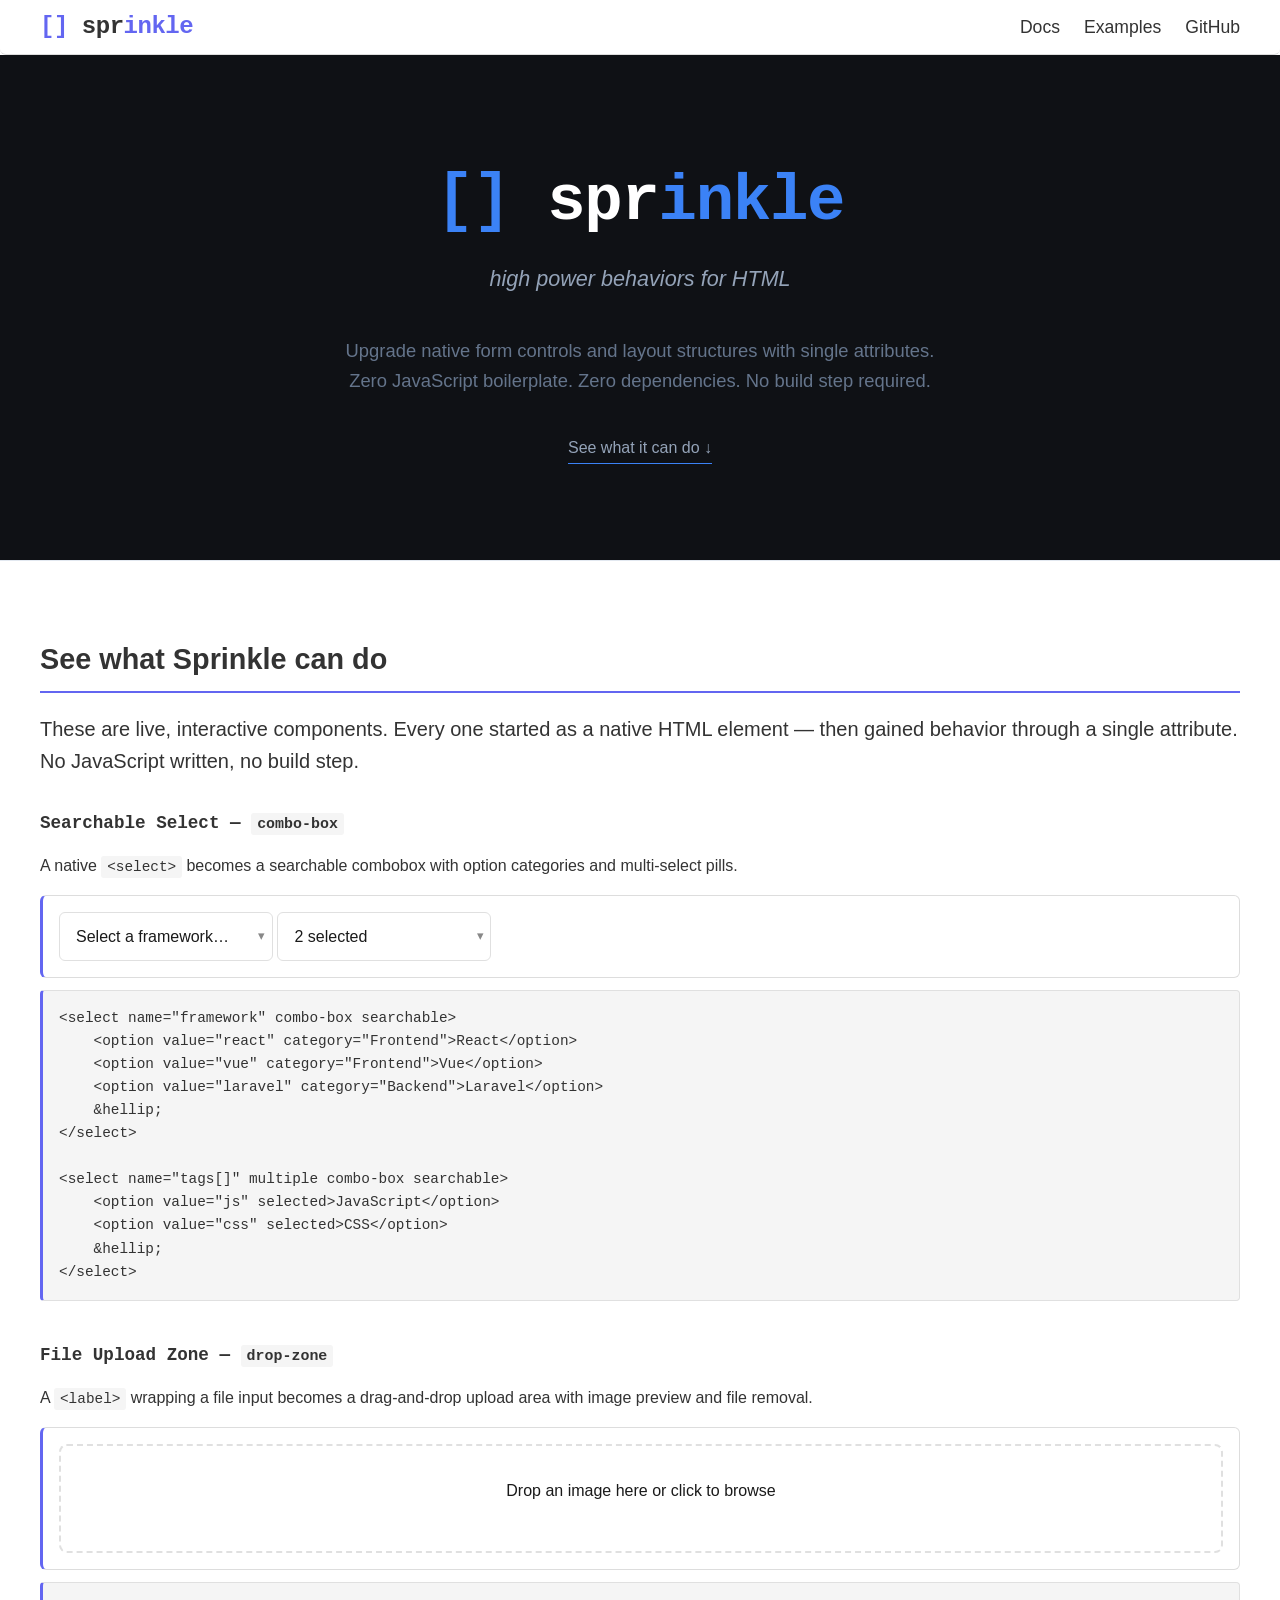
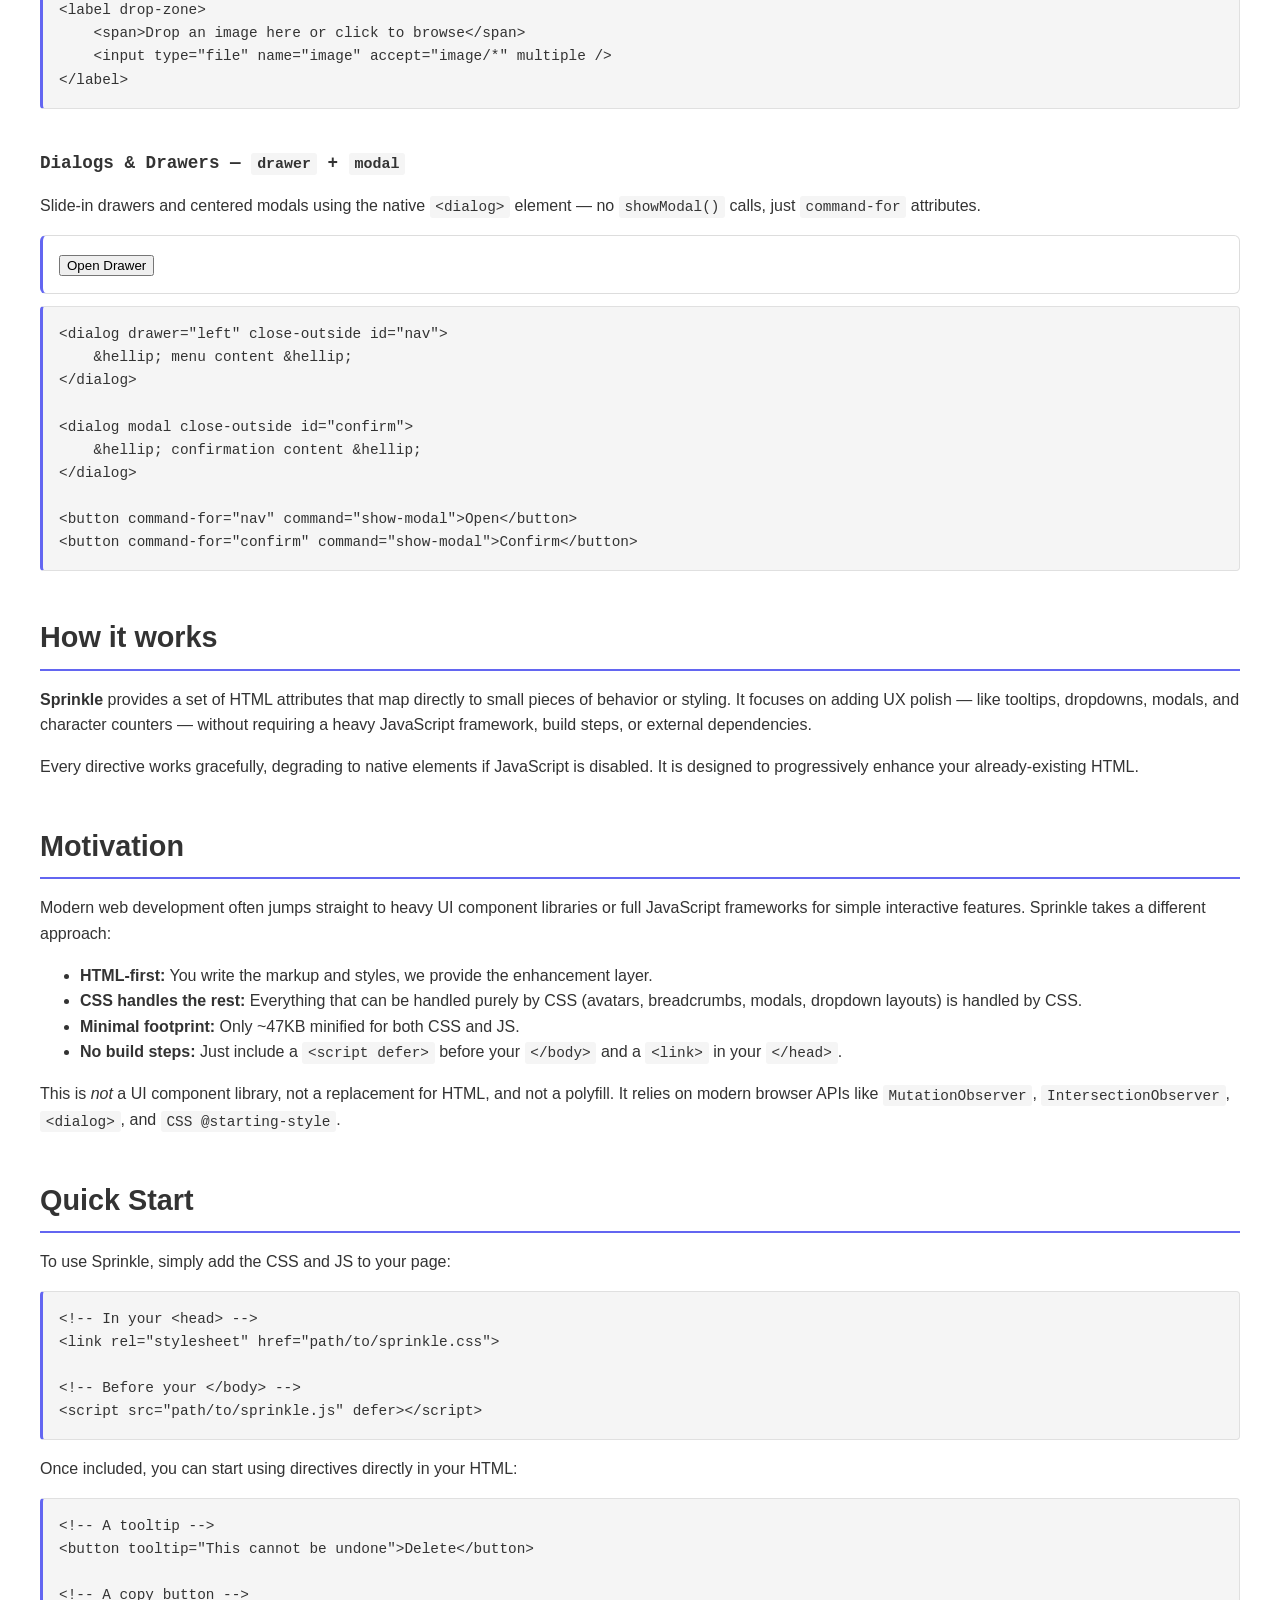
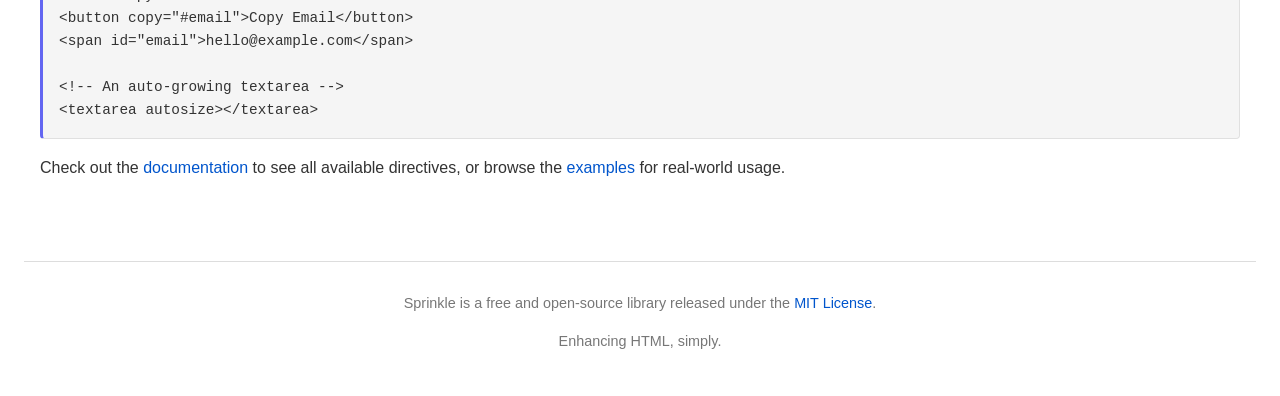
<file: index.html>
<!doctype html>
<html lang="en">
    <head>
        <meta charset="UTF-8" />
        <meta name="viewport" content="width=device-width, initial-scale=1.0" />
        <title>Sprinkle - high power behaviors for HTML</title>
        <link rel="stylesheet" href="style.css" />
        <link rel="stylesheet" href="sprinkle.min.css" />
        <meta name="sprinkle-svg-path" content="./icons/" />
        <style>
            .demo-card {
                margin-bottom: 2.5rem;
            }

            .demo-card h3 {
                font-size: 1.1rem;
                margin: 0 0 0.5rem;
            }

            .demo-card h3 code {
                font-size: 0.85em;
            }

            .demo-card > p {
                color: var(--text-color);
                margin-bottom: 1rem;
            }

            .doc-demo {
                padding: 1rem;
                border: 1px solid var(--border-color);
                border-left: 3px solid var(--accent);
                border-radius: 6px;
                margin-bottom: 0.75rem;
                background: var(--bg-color);
            }

            .doc-demo select,
            .doc-demo button {
                vertical-align: middle;
            }

            .doc-code pre {
                margin: 0;
            }

            .demos-sub {
                margin-bottom: 2rem;
            }
        </style>
    </head>
    <body>
        <header class="top-nav" sticky>
            <nav>
                <a href="index.html" class="brand"
                    ><span class="bracket">[</span
                    ><span class="bracket">]</span> spr<span class="accent"
                        >inkle</span
                    ></a
                >
                <a href="docs.html">Docs</a>
                <a href="examples/dashboard.html">Examples</a>
                <a href="https://github.com/forge-kernel/sprinkle">GitHub</a>
            </nav>
        </header>

        <div class="hero-banner">
            <h1 class="brand-logo">
                <span class="bracket">[</span
                ><span class="bracket">]</span> spr<span class="accent"
                    >inkle</span
                >
            </h1>
            <p class="tagline">high power behaviors for HTML</p>

            <p class="manifesto">
                Upgrade native form controls and layout structures with single
                attributes.<br />
                Zero JavaScript boilerplate. Zero dependencies. No build step
                required.
            </p>

            <a href="#demos" class="cta-link">See what it can do ↓</a>
        </div>

        <main>
            <section id="demos">
                <h2>See what Sprinkle can do</h2>
                <p class="lead demos-sub">
                    These are live, interactive components. Every one started as
                    a native HTML element &mdash; then gained behavior through a
                    single attribute. No JavaScript written, no build step.
                </p>

                <!-- Demo 1: combo-box -->
                <div class="demo-card">
                    <h3>Searchable Select &mdash; <code>combo-box</code></h3>
                    <p>
                        A native <code>&lt;select&gt;</code> becomes a
                        searchable combobox with option categories and
                        multi-select pills.
                    </p>
                    <div class="doc-demo">
                        <select name="framework" combo-box searchable>
                            <option value="">Select a framework…</option>
                            <option value="react" category="Frontend">
                                React
                            </option>
                            <option value="vue" category="Frontend">Vue</option>
                            <option value="angular" category="Frontend">
                                Angular
                            </option>
                            <option value="laravel" category="Backend">
                                Laravel
                            </option>
                            <option value="django" category="Backend">
                                Django
                            </option>
                            <option value="rails" category="Backend">
                                Ruby on Rails
                            </option>
                            <option value="postgres" category="Database">
                                PostgreSQL
                            </option>
                            <option value="mysql" category="Database">
                                MySQL
                            </option>
                            <option value="mongo" category="Database">
                                MongoDB
                            </option>
                        </select>

                        <select name="tags[]" multiple combo-box searchable>
                            <option value="" disabled>
                                Select technologies…
                            </option>
                            <option value="php">PHP</option>
                            <option value="js" selected>JavaScript</option>
                            <option value="css" selected>CSS</option>
                            <option value="html">HTML</option>
                            <option value="python">Python</option>
                        </select>
                    </div>
                    <div class="doc-code">
                        <pre><code>&lt;select name="framework" combo-box searchable&gt;
    &lt;option value="react" category="Frontend"&gt;React&lt;/option&gt;
    &lt;option value="vue" category="Frontend"&gt;Vue&lt;/option&gt;
    &lt;option value="laravel" category="Backend"&gt;Laravel&lt;/option&gt;
    &amp;hellip;
&lt;/select&gt;

&lt;select name="tags[]" multiple combo-box searchable&gt;
    &lt;option value="js" selected&gt;JavaScript&lt;/option&gt;
    &lt;option value="css" selected&gt;CSS&lt;/option&gt;
    &amp;hellip;
&lt;/select&gt;</code></pre>
                    </div>
                </div>

                <!-- Demo 2: drop-zone -->
                <div class="demo-card">
                    <h3>File Upload Zone &mdash; <code>drop-zone</code></h3>
                    <p>
                        A <code>&lt;label&gt;</code> wrapping a file input
                        becomes a drag-and-drop upload area with image preview
                        and file removal.
                    </p>
                    <div class="doc-demo">
                        <label drop-zone>
                            <span>Drop an image here or click to browse</span>
                            <input
                                type="file"
                                name="image"
                                accept="image/*"
                                multiple
                            />
                        </label>
                    </div>
                    <div class="doc-code">
                        <pre><code>&lt;label drop-zone&gt;
    &lt;span&gt;Drop an image here or click to browse&lt;/span&gt;
    &lt;input type="file" name="image" accept="image/*" multiple /&gt;
&lt;/label&gt;</code></pre>
                    </div>
                </div>

                <!-- Demo 3: drawer + modal -->
                <div class="demo-card">
                    <h3>
                        Dialogs &amp; Drawers &mdash; <code>drawer</code> +
                        <code>modal</code>
                    </h3>
                    <p>
                        Slide-in drawers and centered modals using the native
                        <code>&lt;dialog&gt;</code> element &mdash; no
                        <code>showModal()</code> calls, just
                        <code>command-for</code> attributes.
                    </p>
                    <div class="doc-demo">
                        <button command-for="demo-drawer" command="show-modal">
                            Open Drawer
                        </button>

                        <dialog drawer="left" close-outside id="demo-drawer">
                            <div class="sprinkle-modal-header">
                                Menu
                                <button
                                    class="sprinkle-modal-close"
                                    command-for="demo-drawer"
                                    command="close"
                                >
                                    &times;
                                </button>
                            </div>
                            <div class="sprinkle-modal-body">
                                <ul nav>
                                    <li><a href="#">Dashboard</a></li>
                                    <li><a href="#">Projects</a></li>
                                    <li><a href="#">Settings</a></li>
                                </ul>
                                <hr />
                                <button
                                    command-for="demo-modal"
                                    command="show-modal"
                                >
                                    Show Confirmation
                                </button>
                            </div>
                        </dialog>

                        <dialog modal close-outside id="demo-modal">
                            <div class="sprinkle-modal-header">
                                Confirm
                                <button
                                    class="sprinkle-modal-close"
                                    command-for="demo-modal"
                                    command="close"
                                >
                                    &times;
                                </button>
                            </div>
                            <div class="sprinkle-modal-body">
                                Are you sure you want to proceed?
                            </div>
                            <div class="sprinkle-modal-footer">
                                <button
                                    command-for="demo-modal"
                                    command="close"
                                >
                                    Cancel
                                </button>
                                <button>Confirm</button>
                            </div>
                        </dialog>
                    </div>
                    <div class="doc-code">
                        <pre><code>&lt;dialog drawer="left" close-outside id="nav"&gt;
    &amp;hellip; menu content &amp;hellip;
&lt;/dialog&gt;

&lt;dialog modal close-outside id="confirm"&gt;
    &amp;hellip; confirmation content &amp;hellip;
&lt;/dialog&gt;

&lt;button command-for="nav" command="show-modal"&gt;Open&lt;/button&gt;
&lt;button command-for="confirm" command="show-modal"&gt;Confirm&lt;/button&gt;</code></pre>
                    </div>
                </div>
            </section>

            <section id="introduction">
                <h2>How it works</h2>
                <p>
                    <strong>Sprinkle</strong> provides a set of HTML attributes
                    that map directly to small pieces of behavior or styling. It
                    focuses on adding UX polish &mdash; like tooltips,
                    dropdowns, modals, and character counters &mdash; without
                    requiring a heavy JavaScript framework, build steps, or
                    external dependencies.
                </p>
                <p>
                    Every directive works gracefully, degrading to native
                    elements if JavaScript is disabled. It is designed to
                    progressively enhance your already-existing HTML.
                </p>
            </section>

            <section id="motivation">
                <h2>Motivation</h2>
                <p>
                    Modern web development often jumps straight to heavy UI
                    component libraries or full JavaScript frameworks for simple
                    interactive features. Sprinkle takes a different approach:
                </p>
                <ul>
                    <li>
                        <strong>HTML-first:</strong> You write the markup and
                        styles, we provide the enhancement layer.
                    </li>
                    <li>
                        <strong>CSS handles the rest:</strong> Everything that
                        can be handled purely by CSS (avatars, breadcrumbs,
                        modals, dropdown layouts) is handled by CSS.
                    </li>
                    <li>
                        <strong>Minimal footprint:</strong> Only ~47KB minified
                        for both CSS and JS.
                    </li>
                    <li>
                        <strong>No build steps:</strong> Just include a
                        <code>&lt;script defer&gt;</code> before your
                        <code>&lt;/body&gt;</code> and a
                        <code>&lt;link&gt;</code> in your
                        <code>&lt;/head&gt;</code>.
                    </li>
                </ul>
                <p>
                    This is <em>not</em> a UI component library, not a
                    replacement for HTML, and not a polyfill. It relies on
                    modern browser APIs like <code>MutationObserver</code>,
                    <code>IntersectionObserver</code>,
                    <code>&lt;dialog&gt;</code>, and
                    <code>CSS @starting-style</code>.
                </p>
            </section>

            <section id="quick-start">
                <h2>Quick Start</h2>
                <p>To use Sprinkle, simply add the CSS and JS to your page:</p>

                <pre><code><span class="comment">&lt;!-- In your &lt;head&gt; --&gt;</span>
<span class="tag">&lt;link</span> <span class="attr-name">rel=</span><span class="attr-value">"stylesheet"</span> <span class="attr-name">href=</span><span class="attr-value">"path/to/sprinkle.css"</span><span class="tag">&gt;</span>

<span class="comment">&lt;!-- Before your &lt;/body&gt; --&gt;</span>
<span class="tag">&lt;script</span> <span class="attr-name">src=</span><span class="attr-value">"path/to/sprinkle.js"</span> <span class="attr-name">defer</span><span class="tag">&gt;&lt;/script&gt;</span></code></pre>

                <p>
                    Once included, you can start using directives directly in
                    your HTML:
                </p>

                <pre><code><span class="comment">&lt;!-- A tooltip --&gt;</span>
<span class="tag">&lt;button</span> <span class="attr-name">tooltip=</span><span class="attr-value">"This cannot be undone"</span><span class="tag">&gt;</span>Delete<span class="tag">&lt;/button&gt;</span>

<span class="comment">&lt;!-- A copy button --&gt;</span>
<span class="tag">&lt;button</span> <span class="attr-name">copy=</span><span class="attr-value">"#email"</span><span class="tag">&gt;</span>Copy Email<span class="tag">&lt;/button&gt;</span>
<span class="tag">&lt;span</span> <span class="attr-name">id=</span><span class="attr-value">"email"</span><span class="tag">&gt;</span>hello@example.com<span class="tag">&lt;/span&gt;</span>

<span class="comment">&lt;!-- An auto-growing textarea --&gt;</span>
<span class="tag">&lt;textarea</span> <span class="attr-name">autosize</span><span class="tag">&gt;&lt;/textarea&gt;</span></code></pre>

                <p>
                    Check out the <a href="docs.html">documentation</a> to see
                    all available directives, or browse the
                    <a href="examples/dashboard.html">examples</a> for
                    real-world usage.
                </p>
            </section>
        </main>

        <footer>
            <p>
                Sprinkle is a free and open-source library released under the
                <a
                    href="https://github.com/forge-kernel/sprinkle/blob/main/LICENSE"
                    >MIT License</a
                >.
            </p>
            <p>Enhancing HTML, simply.</p>
        </footer>

        <script src="./sprinkle.min.js" defer></script>
    </body>
</html>
</file>
<file: style.css>
:root {
    --bg-color: #ffffff;
    --text-color: #333333;
    --link-color: #0055cc;
    --link-hover-color: #003399;
    --code-bg: #f5f5f5;
    --code-border: #e0e0e0;
    --border-color: #dddddd;
    --header-bg: #f8f9fa;
    --accent: #6366f1;
    --accent-bg: #f4f4ff;

    --token-comment: #008000;
    --token-tag: #0000ff;
    --token-attr-name: #ff0000;
    --token-attr-value: #a31515;
}

@media (prefers-color-scheme: dark) {
    :root {
        --bg-color: #1a1a1a;
        --text-color: #e0e0e0;
        --link-color: #66b3ff;
        --link-hover-color: #99ccff;
        --code-bg: #2d2d2d;
        --code-border: #444444;
        --border-color: #444444;
        --header-bg: #222222;

        --accent: #818cf8;
        --accent-bg: #1e1b4b;

        --token-comment: #6a9955;
        --token-tag: #569cd6;
        --token-attr-name: #9cdcfe;
        --token-attr-value: #ce9178;
    }
}

[data-sprinkle-theme="dark"] {
    --bg-color: #1a1a1a;
    --text-color: #e0e0e0;
    --link-color: #66b3ff;
    --link-hover-color: #99ccff;
    --code-bg: #2d2d2d;
    --code-border: #444444;
    --border-color: #444444;
    --header-bg: #222222;

    --accent: #818cf8;
    --accent-bg: #1e1b4b;

    --token-comment: #6a9955;
    --token-tag: #569cd6;
    --token-attr-name: #9cdcfe;
    --token-attr-value: #ce9178;
}

body {
    font-family:
        -apple-system, BlinkMacSystemFont, "Segoe UI", Roboto, Helvetica, Arial,
        sans-serif;
    line-height: 1.6;
    color: var(--text-color);
    background-color: var(--bg-color);
    margin: 0;
    padding: 0;
}

.top-nav {
    background-color: var(--header-bg);
    border-bottom: 1px solid var(--border-color);
    padding: 1rem 0;
    position: sticky;
    top: 0;
    z-index: 10;
}

.top-nav nav {
    max-width: 1200px;
    margin: 0 auto;
    display: flex;
    gap: 1.5rem;
    padding: 0 1rem;
    font-size: 1.1rem;
    align-items: center;
}

.top-nav a {
    color: var(--text-color);
    text-decoration: none;
}

.top-nav a.brand {
    font-weight: 700;
    font-size: 1.5rem;
    margin-right: auto;
    color: var(--text-color);
    letter-spacing: -0.02em;
    font-family: monospace;
}

.top-nav a.brand .bracket,
.top-nav a.brand .accent {
    color: var(--accent);
}

.top-nav a.brand:hover {
    color: var(--text-color);
}

.top-nav a:hover {
    color: var(--link-color);
}

main,
footer {
    max-width: 1200px;
    margin: 0 auto;
    padding: 2rem 1rem;
}

.hero-banner {
    padding: 6rem 2rem;
    text-align: center;
    background: #0f1115;
    border-bottom: 1px solid #1f232a;
}

@media (prefers-color-scheme: light) {
    .hero-banner {
        border-bottom: 1px solid #e2e8f0;
    }
}

.hero-banner .brand-logo {
    font-size: 4rem;
    font-family: monospace;
    font-weight: 700;
    color: #ffffff;
    margin: 0;
    letter-spacing: -0.02em;
}

.hero-banner .brand-logo .bracket {
    color: #3b82f6;
}

.hero-banner .brand-logo .accent {
    color: #3b82f6;
}

.hero-banner .tagline {
    font-size: 1.35rem;
    font-style: italic;
    font-family: sans-serif;
    color: #94a3b8;
    margin-top: 0.5rem;
}

.hero-banner .manifesto {
    font-size: 1.15rem;
    line-height: 1.6;
    max-width: 650px;
    margin: 2.5rem auto;
    color: #64748b;
}

.hero-banner .cta-link {
    display: inline-block;
    text-decoration: none;
    border-bottom: 1px solid #3b82f6;
    padding-bottom: 2px;
    color: #94a3b8;
    font-size: 1rem;
}

.hero-banner .cta-link:hover {
    color: #ffffff;
    border-bottom-color: #ffffff;
}

h1,
h2,
h3 {
    font-weight: 600;
    margin-top: 1.5em;
    margin-bottom: 0.5em;
}

h1 {
    font-size: 3rem;
    margin-bottom: 0.2em;
    color: var(--accent);
}

h2 {
    font-size: 1.8rem;
    border-bottom: 2px solid var(--accent);
    padding-bottom: 0.3em;
}

h3 {
    font-size: 1.2rem;
    font-family:
        "SF Mono", "Fira Code", "Fira Mono", Menlo, Consolas, monospace;
}

a {
    color: var(--link-color);
    text-decoration: none;
}

a:hover {
    color: var(--link-hover-color);
    text-decoration: underline;
}

code {
    font-family: Consolas, Monaco, "Andale Mono", "Ubuntu Mono", monospace;
    background-color: var(--code-bg);
    padding: 0.2em 0.4em;
    border-radius: 3px;
    font-size: 0.9em;
}

pre {
    background-color: var(--code-bg);
    border: 1px solid var(--code-border);
    border-left: 3px solid var(--accent);
    border-radius: 4px;
    padding: 1rem;
    overflow-x: auto;
}

pre code {
    background-color: transparent;
    padding: 0;
    font-size: 0.9em;
    color: inherit;
}

/* Syntax Highlighting */
.token.comment {
    color: var(--token-comment);
}
.token.tag {
    color: var(--token-tag);
}
.token.attr-name {
    color: var(--token-attr-name);
}
.token.attr-value {
    color: var(--token-attr-value);
}

footer {
    margin-top: 2rem;
    padding-top: 1rem;
    border-top: 1px solid var(--border-color);
    text-align: center;
    font-size: 0.9rem;
    color: #777;
    padding-bottom: 2rem;
}

.lead {
    font-size: 1.25rem;
    font-weight: 300;
}

/* Shell Layout */
.doc-shell {
    display: flex;
    max-width: 1200px;
    margin: 0 auto;
    align-items: flex-start;
}

.doc-shell > aside {
    width: 240px;
    position: sticky;
    top: 60px; /* offset for top-nav */
    height: calc(100vh - 60px);
    overflow-y: auto;
    padding: 2rem 1rem;
    border-right: 1px solid var(--border-color);
    box-sizing: border-box;
}

.doc-shell > aside ul {
    list-style: none;
    padding: 0;
    margin: 0;
}

.doc-shell > aside li {
    margin-bottom: 0.5rem;
}

.doc-shell > aside details summary {
    cursor: pointer;
    font-weight: 600;
    margin-bottom: 0.5rem;
}

.doc-shell > aside details ul {
    padding-left: 1rem;
    margin-bottom: 1rem;
}

.doc-shell > article {
    flex: 1;
    min-width: 0;
}

/* Directive tables */
table {
    width: 100%;
    border-collapse: collapse;
    margin: 1rem 0;
    font-size: 0.95rem;
}

th,
td {
    padding: 0.75rem;
    text-align: left;
    border-bottom: 1px solid var(--border-color);
}

th {
    background-color: var(--header-bg);
    font-weight: 600;
}

/* Mobile: let sprinkle library manage shell/sidebar layout */
@media (max-width: 768px) {
  .doc-shell {
    display: grid;
  }
  .doc-shell > aside {
    width: var(--sprinkle-sidebar-width);
    position: fixed;
    top: 0;
    left: 0;
    bottom: 0;
    height: auto;
    padding: 0.75rem;
    border-right: 1px solid var(--border-color);
  }
  .doc-shell > article {
    flex: none;
  }
}
</file>
<file: sprinkle.min.css>
:root,[data-sprinkle-theme=light]{--sprinkle-bg: #fff;--sprinkle-text: #1a1a1a;--sprinkle-border: #e0e0e0;--sprinkle-shadow: 0 4px 12px rgba(0,0,0,.1);--sprinkle-error-color: #d32f2f;--sprinkle-drawer-z: 500;--sprinkle-modal-backdrop: rgba(0,0,0,.4);--sprinkle-sidebar-bg: #f5f5f5;--sprinkle-sidebar-border: #e0e0e0;--sprinkle-sidebar-width: 260px;--sprinkle-dd-hover: #f5f5f5;--sprinkle-tip-bg: #1a1a1a;--sprinkle-tip-color: #fff;--sprinkle-tip-arrow: #1a1a1a;--sprinkle-date-bg: Field;--sprinkle-date-color: FieldText;--sprinkle-date-border: #ccc;--sprinkle-success-bg: #e8f5e9;--sprinkle-success-color: #2e7d32;--sprinkle-form-msg-bg: #ffebee;--sprinkle-accent: #4a90d9}[data-sprinkle-theme=dark]{--sprinkle-bg: #222;--sprinkle-text: #eee;--sprinkle-border: #444;--sprinkle-shadow: 0 4px 12px rgba(0,0,0,.3);--sprinkle-error-color: #ff6b6b;--sprinkle-modal-backdrop: rgba(0,0,0,.6);--sprinkle-sidebar-bg: #1a1a1a;--sprinkle-sidebar-border: #333;--sprinkle-dd-hover: #333;--sprinkle-tip-bg: #eee;--sprinkle-tip-color: #111;--sprinkle-tip-arrow: #eee;--sprinkle-date-bg: #222;--sprinkle-date-color: #eee;--sprinkle-date-border: #555;--sprinkle-success-bg: #1b3d1b;--sprinkle-success-color: #81c784;--sprinkle-form-msg-bg: #3e1a1a;--sprinkle-accent: #5ba0e9}.sprinkle-enhance-wrap{display:inline-grid;grid-template-columns:1fr;grid-template-rows:auto auto;position:relative}.sprinkle-enhance-wrap>input,.sprinkle-enhance-wrap>textarea,.sprinkle-icon-leading,.sprinkle-icon-suffix{grid-column:1;grid-row:1}.sprinkle-enhance-wrap>input:not([leading]),.sprinkle-enhance-wrap>textarea{padding-right:2.2em;box-sizing:border-box}input[type=search]::-webkit-search-cancel-button{display:none}input[type=search]::-moz-search-clear-button{display:none}input[leading]{padding-left:2em}input[suffix]{padding-right:2em}.sprinkle-icon-leading,.sprinkle-icon-suffix{width:1em;height:1em;pointer-events:none;z-index:1}.sprinkle-icon-leading{justify-self:start;align-self:center;margin-left:.5em}.sprinkle-icon-suffix{justify-self:end;align-self:center;margin-right:.5em}.sprinkle-icon-interactive{pointer-events:auto;cursor:pointer;border:0;background:none;padding:0;font:inherit;color:inherit;display:flex;align-items:center;justify-content:center}.sprinkle-icon-interactive img{pointer-events:none;display:block;width:100%;height:100%}.sprinkle-sr-only{position:absolute;width:1px;height:1px;overflow:hidden;clip:rect(0,0,0,0);white-space:nowrap;border:0}.sprinkle-char-count{grid-column:1;grid-row:2;justify-self:end;font-size:.8em;color:#999;margin-top:2px}.sprinkle-loading{color:transparent;pointer-events:none;position:relative}.sprinkle-loading:after{content:"";position:absolute;inset:0;margin:auto;width:1em;height:1em;border:2px solid currentColor;border-top-color:transparent;border-radius:50%;animation:sprinkle-spin .6s linear infinite}@keyframes sprinkle-spin{to{transform:rotate(360deg)}}.sprinkle-zoomed-bg{position:fixed;inset:0;z-index:9999;background:#000000d9;display:flex;align-items:center;justify-content:center;cursor:zoom-out}.sprinkle-zoomed-img{max-width:90vw;max-height:90vh;object-fit:contain;border-radius:4px;box-shadow:0 4px 24px #00000080}[sticky]{position:sticky;top:0;padding:.5rem 1rem;background:var(--sprinkle-bg);border-radius:6px}.sprinkle-stuck{z-index:100;box-shadow:0 1px 6px #0000001a;background:var(--sprinkle-bg)}.sprinkle-sticky-sentinel{height:0;pointer-events:none}.sprinkle-copied{position:relative}.sprinkle-copied:after{content:"Copied!";position:absolute;bottom:100%;left:50%;transform:translate(-50%);background:#333;color:#fff;font-size:.75em;padding:2px 8px;border-radius:3px;white-space:nowrap}.sprinkle-truncated{overflow:hidden;transition:max-height .3s ease}.sprinkle-truncated.sprinkle-expanded{-webkit-line-clamp:unset}.sprinkle-truncate-btn{display:inline;border:0;background:none;cursor:pointer;padding:0;color:#666;font:inherit;font-size:.85em;text-decoration:underline;text-underline-offset:2px}.sprinkle-truncate-btn:hover{color:#222}label[drop-zone]{display:block;border:2px dashed var(--sprinkle-border);border-radius:8px;padding:2rem;text-align:center;cursor:pointer;transition:border-color .2s,background .2s;position:relative}label[drop-zone]:hover:not(:has(.sprinkle-drop-file)){border-color:var(--sprinkle-accent)}label[drop-zone].sprinkle-drop-active{border-color:var(--sprinkle-accent);background:#4a90d90d}label[drop-zone]:has(.sprinkle-drop-file){cursor:default;padding-bottom:1rem}label[drop-zone] input[type=file]{position:absolute;width:1px;height:1px;padding:0;margin:-1px;overflow:hidden;clip:rect(0,0,0,0);white-space:nowrap;border:0}label[drop-zone]>:first-child:not(.sprinkle-drop-preview){display:block;margin-bottom:.5rem;color:var(--sprinkle-text);font-weight:500}label[drop-zone]:has(.sprinkle-drop-file)>:first-child:not(.sprinkle-drop-preview){display:none}.sprinkle-drop-preview{display:flex;flex-wrap:wrap;gap:.5rem;margin-top:1rem}.sprinkle-drop-file{display:flex;align-items:center;gap:.5rem;padding:.5rem;border:1px solid var(--sprinkle-border);border-radius:6px;background:var(--sprinkle-bg);flex:1 1 180px;max-width:100%;box-sizing:border-box}.sprinkle-drop-file img{width:40px;height:40px;object-fit:cover;border-radius:4px;flex-shrink:0}.sprinkle-drop-info{flex:1;min-width:0;text-align:left}.sprinkle-drop-name{display:block;font-size:.9em;overflow:hidden;text-overflow:ellipsis;white-space:nowrap}.sprinkle-drop-size{display:block;font-size:.75em;color:var(--sprinkle-muted, #888)}.sprinkle-drop-remove{flex-shrink:0;width:24px;height:24px;padding:0;border:none;background:transparent;font-size:1.2em;line-height:1;cursor:pointer;color:var(--sprinkle-text);border-radius:50%;display:flex;align-items:center;justify-content:center}.sprinkle-drop-remove:hover{background:#0000001a}@media(prefers-color-scheme:dark){label[drop-zone].sprinkle-drop-active{background:#4a90d91f}.sprinkle-drop-remove:hover{background:#ffffff26}}[data-sprinkle-theme=dark]{label[drop-zone].sprinkle-drop-active{background:#4a90d91f}.sprinkle-drop-remove:hover{background:#ffffff26}}.sprinkle-switch-wrap{display:inline-flex;align-items:center;cursor:pointer;vertical-align:middle}.sprinkle-switch-wrap>input[type=checkbox]{position:absolute;opacity:0;width:0;height:0;margin:0;pointer-events:none}.sprinkle-switch-track{position:relative;display:inline-block;width:2.4em;height:1.4em;background:#ccc;border-radius:999px;transition:background .2s}.sprinkle-switch-track:after{content:"";position:absolute;top:2px;left:2px;width:calc(1.4em - 4px);height:calc(1.4em - 4px);background:#fff;border-radius:50%;transition:transform .2s}.sprinkle-switch-track.sprinkle-switch-on{background:#4caf50}.sprinkle-switch-track.sprinkle-switch-on:after{transform:translate(1em)}textarea[autosize]{overflow:hidden;resize:none}input[auto-width],textarea[auto-width]{width:100%;box-sizing:border-box}details.sprinkle-accordion>summary{cursor:pointer;list-style:none}details.sprinkle-accordion>summary::-webkit-details-marker{display:none}details.sprinkle-accordion>summary:before{content:"\25b6";display:inline-block;margin-right:.4em;transition:transform .25s}details.sprinkle-accordion[open]>summary:before{transform:rotate(90deg)}details.sprinkle-accordion>.sprinkle-accordion-body{overflow:hidden;transition:height .25s ease}input[data-sprinkle-range-active]{border-color:var(--sprinkle-dp-accent, #4a90d9);box-shadow:0 0 0 2px #4a90d933}:root{--sprinkle-dp-bg: #fff;--sprinkle-dp-text: #1a1a1a;--sprinkle-dp-border: #e0e0e0;--sprinkle-dp-shadow: 0 4px 12px rgba(0,0,0,.15);--sprinkle-dp-radius: 8px;--sprinkle-dp-accent: #4a90d9;--sprinkle-dp-accent-text: #fff;--sprinkle-dp-disabled: #ccc;--sprinkle-dp-hover: #f0f0f0;--sprinkle-dp-range-bg: rgba(74,144,217,.18);--sprinkle-dp-today-ring: #4a90d9;--sprinkle-dp-header-bg: transparent;--sprinkle-dp-nav-color: #666;--sprinkle-dp-nav-hover: #1a1a1a;--sprinkle-dp-weekday-color: #999;--sprinkle-dp-cell-size: 36px;--sprinkle-dp-font-size: 14px;--sprinkle-dp-z: 200;--sprinkle-dp-trigger-bg: Field;--sprinkle-dp-trigger-color: FieldText;--sprinkle-dp-trigger-border: #ccc}[data-sprinkle-theme=dark]{--sprinkle-dp-bg: #2a2a2a;--sprinkle-dp-text: #eee;--sprinkle-dp-border: #444;--sprinkle-dp-shadow: 0 4px 12px rgba(0,0,0,.4);--sprinkle-dp-accent: #5ba0e9;--sprinkle-dp-accent-text: #fff;--sprinkle-dp-disabled: #555;--sprinkle-dp-hover: #3a3a3a;--sprinkle-dp-range-bg: rgba(91,160,233,.22);--sprinkle-dp-today-ring: #5ba0e9;--sprinkle-dp-nav-color: #aaa;--sprinkle-dp-nav-hover: #eee;--sprinkle-dp-weekday-color: #777;--sprinkle-dp-trigger-bg: #2a2a2a;--sprinkle-dp-trigger-color: #eee;--sprinkle-dp-trigger-border: #555}input[date-input]{font-family:inherit;font-size:inherit;line-height:normal;padding:.35em 2.2em .35em .5em;border:1px solid var(--sprinkle-dp-trigger-border);border-radius:4px;background:var(--sprinkle-dp-trigger-bg);color:var(--sprinkle-dp-trigger-color);min-width:14ch;box-sizing:border-box;cursor:pointer}input[date-input]:focus{border-color:var(--sprinkle-dp-accent);outline:2px solid var(--sprinkle-dp-accent);outline-offset:-1px}input[date-input]::-webkit-clear-button,input[date-input]::-webkit-inner-spin-button{display:none}input[date-input]::-webkit-calendar-picker-indicator{display:none}.sprinkle-dp-icon{position:absolute;right:.5em;top:50%;transform:translateY(-50%);width:1em;height:1em;pointer-events:none;color:var(--sprinkle-dp-nav-color);display:flex;align-items:center;justify-content:center}.sprinkle-dp-icon:before{content:"";display:block;width:1em;height:1em;border:1.5px solid currentColor;border-radius:2px;position:relative}.sprinkle-dp-icon:after{content:"";display:block;position:absolute;width:1em;height:1em;border-top:1.5px solid currentColor;border-left:1.5px solid currentColor;top:0;left:0;border-radius:2px}.sprinkle-dp{position:fixed;z-index:var(--sprinkle-dp-z);background:var(--sprinkle-dp-bg);color:var(--sprinkle-dp-text);border:1px solid var(--sprinkle-dp-border);border-radius:var(--sprinkle-dp-radius);box-shadow:var(--sprinkle-dp-shadow);padding:8px;user-select:none;opacity:0;transform:translateY(-4px);transition:opacity .15s ease,transform .15s ease;pointer-events:none}.sprinkle-dp[aria-hidden=false]{opacity:1;transform:translateY(0);pointer-events:auto}.sprinkle-dp>.sprinkle-dp{position:static;transform:none;opacity:1;pointer-events:auto;display:flex;flex-direction:column;flex:1;min-width:0;background:none;border:none;box-shadow:none;border-radius:0}.sprinkle-dp-header{display:flex;align-items:center;justify-content:space-between;padding:4px 4px 8px;flex-shrink:0}.sprinkle-dp-header button{background:none;border:none;padding:4px 8px;cursor:pointer;color:var(--sprinkle-dp-nav-color);font-size:1.2em;line-height:1;border-radius:4px;display:flex;align-items:center;justify-content:center;min-width:28px;min-height:28px}.sprinkle-dp-header button:hover{color:var(--sprinkle-dp-nav-hover);background:var(--sprinkle-dp-hover)}.sprinkle-dp-header button:focus-visible{outline:2px solid var(--sprinkle-dp-accent);outline-offset:-1px}.sprinkle-dp-month{font-weight:600;font-size:1em;cursor:pointer;padding:4px 8px;border-radius:4px}.sprinkle-dp-month:hover{background:var(--sprinkle-dp-hover)}.sprinkle-dp-weekdays{display:grid;grid-template-columns:repeat(7,1fr);padding:0 2px;margin-bottom:2px;flex-shrink:0}.sprinkle-dp-weekdays span{text-align:center;font-size:.75em;font-weight:600;color:var(--sprinkle-dp-weekday-color);padding:4px 0}.sprinkle-dp-grid{display:grid;grid-template-columns:repeat(7,1fr);grid-auto-rows:1fr;gap:1px;padding:0 2px;flex:1}.sprinkle-dp-grid button{display:flex;align-items:center;justify-content:center;width:var(--sprinkle-dp-cell-size);height:var(--sprinkle-dp-cell-size);border:none;background:none;color:var(--sprinkle-dp-text);font-size:var(--sprinkle-dp-font-size);font-family:inherit;cursor:pointer;border-radius:50%;padding:0;margin:0 auto;transition:background .1s}.sprinkle-dp-grid button:hover:not([aria-disabled=true]):not(.sprinkle-dp-selected){background:var(--sprinkle-dp-hover)}.sprinkle-dp-grid button:focus-visible{outline:2px solid var(--sprinkle-dp-accent);outline-offset:-1px;z-index:1}.sprinkle-dp-grid button[aria-disabled=true]{color:var(--sprinkle-dp-disabled);cursor:default;pointer-events:none}.sprinkle-dp-grid button.sprinkle-dp-selected{background:var(--sprinkle-dp-accent);color:var(--sprinkle-dp-accent-text);font-weight:600}.sprinkle-dp-grid button.sprinkle-dp-today:not(.sprinkle-dp-selected){box-shadow:inset 0 0 0 1.5px var(--sprinkle-dp-today-ring);font-weight:600}.sprinkle-dp-grid .sprinkle-dp-empty{width:var(--sprinkle-dp-cell-size);height:var(--sprinkle-dp-cell-size);margin:0 auto}.sprinkle-dp-range{display:flex;gap:0}.sprinkle-dp-range .sprinkle-dp{position:static;transform:none;opacity:1;pointer-events:auto;border-radius:0;box-shadow:none;border:none;padding:8px;display:flex;flex-direction:column;flex:1;min-width:0}.sprinkle-dp-range .sprinkle-dp:first-child{border-radius:var(--sprinkle-dp-radius) 0 0 var(--sprinkle-dp-radius);border:1px solid var(--sprinkle-dp-border)}.sprinkle-dp-range .sprinkle-dp:last-child{border-radius:0 var(--sprinkle-dp-radius) var(--sprinkle-dp-radius) 0;border:1px solid var(--sprinkle-dp-border);border-left:none}.sprinkle-dp-range-wrap{position:fixed;z-index:var(--sprinkle-dp-z);background:var(--sprinkle-dp-bg);border:1px solid var(--sprinkle-dp-border);border-radius:var(--sprinkle-dp-radius);box-shadow:var(--sprinkle-dp-shadow);padding:0;user-select:none;opacity:0;transform:translateY(-4px);transition:opacity .15s ease,transform .15s ease;pointer-events:none}.sprinkle-dp-range-wrap[aria-hidden=false]{opacity:1;transform:translateY(0);pointer-events:auto}.sprinkle-dp-range-start{background:var(--sprinkle-dp-accent)!important;color:var(--sprinkle-dp-accent-text)!important;border-radius:50% 0 0 50%!important;position:relative;z-index:1}.sprinkle-dp-range-start.sprinkle-dp-selected{border-radius:50%!important}.sprinkle-dp-range-end{background:var(--sprinkle-dp-accent)!important;color:var(--sprinkle-dp-accent-text)!important;border-radius:0 50% 50% 0!important;position:relative;z-index:1}.sprinkle-dp-range-end.sprinkle-dp-selected{border-radius:50%!important}.sprinkle-dp-range-between{background:var(--sprinkle-dp-range-bg)!important;border-radius:0!important;color:var(--sprinkle-dp-text)}.sprinkle-dp-range-between.sprinkle-dp-today{box-shadow:inset 0 0 0 1.5px var(--sprinkle-dp-today-ring)}.sprinkle-dp-months{display:grid;grid-template-columns:repeat(3,1fr);grid-auto-rows:1fr;gap:4px;padding:8px 4px;flex:1}.sprinkle-dp-months button{padding:8px 4px;border:none;background:none;color:var(--sprinkle-dp-text);font-size:.85em;font-family:inherit;cursor:pointer;border-radius:4px;text-align:center;display:flex;align-items:center;justify-content:center}.sprinkle-dp-months button:hover{background:var(--sprinkle-dp-hover)}.sprinkle-dp-months button:focus-visible{outline:2px solid var(--sprinkle-dp-accent);outline-offset:-1px}.sprinkle-dp-months button.sprinkle-dp-month-current{background:var(--sprinkle-dp-accent);color:var(--sprinkle-dp-accent-text);font-weight:600}.sprinkle-dp-months button[aria-disabled=true]{color:var(--sprinkle-dp-disabled);cursor:default;pointer-events:none}.sprinkle-dp-years{display:grid;grid-template-columns:repeat(3,1fr);grid-auto-rows:1fr;gap:4px;padding:8px 4px;flex:1}.sprinkle-dp-years button{padding:8px 4px;border:none;background:none;color:var(--sprinkle-dp-text);font-size:.85em;font-family:inherit;cursor:pointer;border-radius:4px;text-align:center;display:flex;align-items:center;justify-content:center}.sprinkle-dp-years button:hover{background:var(--sprinkle-dp-hover)}.sprinkle-dp-years button:focus-visible{outline:2px solid var(--sprinkle-dp-accent);outline-offset:-1px}.sprinkle-dp-years button.sprinkle-dp-year-current{background:var(--sprinkle-dp-accent);color:var(--sprinkle-dp-accent-text);font-weight:600}.sprinkle-dp-clear{display:block;width:100%;padding:6px;border:none;border-top:1px solid var(--sprinkle-dp-border);background:none;color:var(--sprinkle-dp-nav-color);font-size:.8em;font-family:inherit;cursor:pointer;margin-top:auto;flex-shrink:0}.sprinkle-dp-clear:hover{color:var(--sprinkle-dp-text);background:var(--sprinkle-dp-hover)}@media(max-width:480px){.sprinkle-dp-range{flex-direction:column}.sprinkle-dp-range .sprinkle-dp:last-child{border-left:1px solid var(--sprinkle-dp-border);border-top:none;border-radius:0 0 var(--sprinkle-dp-radius) var(--sprinkle-dp-radius)}.sprinkle-dp-range .sprinkle-dp:first-child{border-radius:var(--sprinkle-dp-radius) var(--sprinkle-dp-radius) 0 0}.sprinkle-dp-grid button{width:40px;height:40px;font-size:15px}}.sprinkle-error{display:block;color:var(--sprinkle-error-color);font-size:12px;margin-top:4px;line-height:1.4}.sprinkle-form-msg{display:block;padding:12px 16px;border-radius:4px;font-size:14px;margin-bottom:16px;line-height:1.4}.sprinkle-form-msg-success{background:var(--sprinkle-success-bg);color:var(--sprinkle-success-color)}.sprinkle-form-msg-error{background:var(--sprinkle-form-msg-bg);color:var(--sprinkle-error-color)}.sprinkle-otp{display:flex;gap:8px}.sprinkle-otp-box{width:44px;height:52px;text-align:center;font-size:20px;font-family:inherit;border:1px solid var(--sprinkle-border);border-radius:6px;outline:none;background:var(--sprinkle-bg);color:var(--sprinkle-text)}.sprinkle-otp-box:focus{border-color:highlight;box-shadow:0 0 0 2px highlight}.sprinkle-otp-box.sprinkle-otp-filled{border-color:#888}input[otp]{position:absolute;opacity:0;width:1px;height:1px;overflow:hidden}img[avatar]{border-radius:50%;object-fit:cover;aspect-ratio:1;width:40px}img[avatar=sm]{width:24px}img[avatar=lg]{width:64px}[zoomable]{cursor:zoom-in}[tooltip]{position:relative;cursor:help}[tooltip]:after{content:attr(tooltip);position:absolute;padding:4px 8px;border-radius:4px;background:var(--sprinkle-tip-bg);color:var(--sprinkle-tip-color);font-size:12px;line-height:1.4;white-space:nowrap;pointer-events:none;opacity:0;transition:opacity .15s ease;z-index:1000}[tooltip]:before{content:"";position:absolute;border:4px solid transparent;opacity:0;transition:opacity .15s ease}[tooltip]:after{bottom:calc(100% + 6px);left:50%;transform:translate(-50%)}[tooltip]:before{bottom:calc(100% + 2px);left:50%;margin-left:-4px;border-top-color:var(--sprinkle-tip-arrow)}[tooltip].sprinkle-tip-bottom:after{top:calc(100% + 6px);bottom:auto;left:50%;transform:translate(-50%)}[tooltip].sprinkle-tip-bottom:before{top:calc(100% + 2px);bottom:auto;left:50%;margin-left:-4px;border-top-color:transparent;border-bottom-color:var(--sprinkle-tip-arrow)}[tooltip].sprinkle-tip-left:after{right:calc(100% + 6px);left:auto;top:50%;transform:translateY(-50%)}[tooltip].sprinkle-tip-left:before{right:calc(100% + 2px);left:auto;top:50%;margin-top:-4px;border-top-color:transparent;border-right-color:var(--sprinkle-tip-arrow)}[tooltip].sprinkle-tip-right:after{left:calc(100% + 6px);right:auto;top:50%;transform:translateY(-50%)}[tooltip].sprinkle-tip-right:before{left:calc(100% + 2px);right:auto;top:50%;margin-top:-4px;border-top-color:transparent;border-left-color:var(--sprinkle-tip-arrow)}[tooltip]:hover:after,[tooltip]:focus-visible:after,[tooltip]:hover:before,[tooltip]:focus-visible:before{opacity:1}ul[breadcrumb]{list-style:none;display:flex;flex-wrap:wrap;align-items:center;gap:0 .5em;padding:0;margin:0;font-size:.9rem}ul[breadcrumb] li{display:inline-flex;align-items:center}ul[breadcrumb] li:last-child{font-weight:600;color:var(--sprinkle-text, inherit)}ul[breadcrumb] li:after{content:"/";margin-left:.5em;color:#888}ul[breadcrumb] li:last-child:after{content:none}ul[breadcrumb] a{text-decoration:none;color:inherit}ul[breadcrumb] a:hover{text-decoration:underline}dialog[drawer]{position:fixed;margin:0;border:none;padding:1.5rem;inset:0;height:100%;width:300px;max-width:80vw;max-height:100%;box-sizing:border-box;z-index:var(--sprinkle-drawer-z);overflow-y:auto;background:var(--sprinkle-bg);color:var(--sprinkle-text);transform:translate(-100%);transition:transform .25s ease,overlay .25s allow-discrete,display .25s allow-discrete}dialog[drawer=right]{left:auto;right:0;transform:translate(100%)}dialog[drawer=top]{top:0;left:0;bottom:auto;width:100%;max-width:100%;height:auto;transform:translateY(-100%)}dialog[drawer=bottom]{bottom:0;top:auto;left:0;width:100%;max-width:100%;height:auto;transform:translateY(100%)}dialog[drawer][open]{transform:translate(0)}dialog[drawer]::backdrop{background:#00000059;transition:opacity .25s}@starting-style{dialog[drawer][open]{transform:translate(-100%)}dialog[drawer=right][open]{transform:translate(100%)}dialog[drawer=top][open]{transform:translateY(-100%)}dialog[drawer=bottom][open]{transform:translateY(100%)}}dialog[modal]{position:fixed;inset:0;margin:auto;border:none;border-radius:8px;padding:0;max-width:min(90vw,500px);width:100%;max-height:80vh;overflow-y:auto;background:var(--sprinkle-bg);color:var(--sprinkle-text);box-shadow:0 4px 24px #00000026;opacity:0;transform:scale(.95);transition:opacity .2s ease,transform .2s ease,overlay .2s allow-discrete,display .2s allow-discrete}dialog[modal][open]{opacity:1;transform:scale(1)}dialog[modal]::backdrop{background:var(--sprinkle-modal-backdrop);transition:opacity .2s}dialog[modal=sm]{max-width:min(90vw,360px)}dialog[modal=lg]{max-width:min(90vw,720px)}@starting-style{dialog[modal][open]{opacity:0;transform:scale(.95)}}.sprinkle-modal-header,.sprinkle-modal-body,.sprinkle-modal-footer{padding:1rem 1.5rem}.sprinkle-modal-header{border-bottom:1px solid var(--sprinkle-border);font-weight:600;font-size:1.1em;display:flex;align-items:center;justify-content:space-between}.sprinkle-modal-footer{border-top:1px solid var(--sprinkle-border);display:flex;justify-content:flex-end;gap:.5rem}.sprinkle-modal-close{background:none;border:none;font-size:1.25em;cursor:pointer;padding:.25em;line-height:1;color:inherit;opacity:.6}.sprinkle-modal-close:hover{opacity:1}details[dropdown]{position:relative;display:inline-block}details[dropdown]>summary{list-style:none;display:inline-flex;align-items:center;gap:.5em;padding:.375rem 1rem;border:1px solid var(--sprinkle-border);border-radius:6px;background:var(--sprinkle-bg);cursor:pointer;user-select:none}details[dropdown]>summary img{margin:0;vertical-align:middle}details[dropdown]>summary::-webkit-details-marker{display:none}details[dropdown]>:not(summary){position:absolute;top:calc(100% + 4px);left:0;min-width:180px;list-style:none;background:var(--sprinkle-bg);color:var(--sprinkle-text);border:1px solid var(--sprinkle-border);border-radius:6px;box-shadow:var(--sprinkle-dd-shadow);padding:.75rem 0;z-index:100;opacity:0;transform:translateY(-4px);transition:opacity .15s ease,transform .15s ease;pointer-events:none}details[dropdown]:not([open])>:not(summary){display:block}details[dropdown][open]>:not(summary){opacity:1;transform:translateY(0);pointer-events:auto}details[dropdown=right]>:not(summary){left:auto;right:0}details[dropdown]>:not(summary) a,details[dropdown]>:not(summary) button,details[dropdown]>:not(summary) [role=menuitem]{display:block;width:100%;padding:.375rem 1rem;text-decoration:none;color:inherit;background:none;border:none;text-align:left;font:inherit;cursor:pointer;box-sizing:border-box}details[dropdown]>:not(summary) a:hover,details[dropdown]>:not(summary) button:hover,details[dropdown]>:not(summary) [role=menuitem]:hover{background:var(--sprinkle-dd-hover)}details[dropdown]>:not(summary) ul,details[dropdown]>:not(summary) ol{list-style:none;margin:0;padding:0}details[dropdown]>:not(summary) li{margin:0;padding:0}details[dropdown]>:not(summary) li:hover{background:var(--sprinkle-dd-hover)}details[dropdown]>:not(summary) li>a,details[dropdown]>:not(summary) li>button{padding:.375rem 1rem;background:none}details[dropdown]>:not(summary) li>a:hover,details[dropdown]>:not(summary) li>button:hover{background:none}details[dropdown]>:not(summary) hr{margin:.375rem 0;border:none;border-top:1px solid var(--sprinkle-border)}[shell]{display:grid;height:100%;grid-template-columns:auto 1fr;box-sizing:border-box;color:var(--sprinkle-text)}[sidebar]{overflow-y:auto;background:var(--sprinkle-sidebar-bg);width:var(--sprinkle-sidebar-width);padding:.75rem;box-sizing:border-box}[sidebar=left]{border-right:1px solid var(--sprinkle-sidebar-border)}[sidebar=right]{border-left:1px solid var(--sprinkle-sidebar-border)}[sidebar=top]{border-bottom:1px solid var(--sprinkle-sidebar-border)}[sidebar=bottom]{border-top:1px solid var(--sprinkle-sidebar-border)}[content]{overflow-y:auto;background:var(--sprinkle-bg);padding:1.5rem;box-sizing:border-box}@media(min-width:769px){[sidebar-hidden] [sidebar]{display:none}[sidebar-hidden][shell]{grid-template-columns:1fr}}@media(max-width:768px){[shell]{grid-template-columns:1fr}[sidebar]{position:fixed;top:0;left:0;bottom:0;width:var(--sprinkle-sidebar-width);z-index:100;transform:translate(-100%);transition:transform .2s ease;display:block;border-right:1px solid var(--sprinkle-sidebar-border)}[shell]:not([sidebar-hidden]) [sidebar]{transform:translate(0)}[shell-static]{grid-template-columns:auto 1fr}[shell-static] [sidebar],[shell-static]:not([sidebar-hidden]) [sidebar],[shell-static][sidebar-hidden] [sidebar]{position:static;transform:none;width:var(--sprinkle-sidebar-width);z-index:auto;transition:none;border-right:1px solid var(--sprinkle-sidebar-border)}[shell-static] [content]{overflow-y:visible}}.sprinkle-sidebar-toggle{display:inline-flex;align-items:center;justify-content:center;gap:.4rem;background:none;border:none;font-size:1.2rem;cursor:pointer;padding:.3rem .5rem;color:inherit;border-radius:4px;line-height:1}.sprinkle-sidebar-toggle:hover{background:#80808026}@media(min-width:769px){.sprinkle-sidebar-toggle,.sprinkle-sidebar-close{display:none}}.sprinkle-sidebar-close{display:none}@media(max-width:768px){.sprinkle-sidebar-close{display:block;width:100%;text-align:right;background:none;border:none;font-size:1.4rem;cursor:pointer;padding:.5rem .75rem;color:inherit;line-height:1;box-sizing:border-box}.sprinkle-sidebar-close:hover{background:#80808026}}ul[nav]{list-style:none;margin:0;padding:0;width:100%}ul[nav] li{margin:0;padding:0}ul[nav] a{display:block;padding:.5rem .75rem;text-decoration:none;color:inherit;border-radius:6px;transition:background .15s;font-size:.9rem;width:100%;box-sizing:border-box}ul[nav] a:hover{background:#0000000f}ul[nav] a[active]{background:#00000014;font-weight:600;color:#1a73e8}ul[nav=horizontal]{display:flex;flex-wrap:wrap;align-items:stretch;gap:.25rem;width:100%}ul[nav=horizontal] li{display:flex;align-items:stretch}ul[nav=horizontal] a{display:flex;align-items:center;white-space:nowrap;width:100%}details[nav-group]>summary{list-style:none;cursor:pointer;padding:.5rem .75rem;border-radius:6px;display:flex;align-items:center;gap:.5rem;font-size:.9rem;transition:background .15s}details[nav-group]>summary::-webkit-details-marker,details[nav-group]>summary::marker{display:none;content:""}details[nav-group]>summary:after{content:"";margin-left:auto;border:solid currentColor;border-width:0 2px 2px 0;display:inline-block;padding:3px;transform:rotate(45deg);transition:transform .2s}details[nav-group][open]>summary:after{transform:rotate(-135deg)}details[nav-group]>summary:hover{background:#0000000f}details[nav-group]>ul{list-style:none;margin:0;padding:0 0 0 1.5rem}details[nav-group]>ul a{font-size:.85rem;padding:.375rem .75rem}hr[nav-sep]{margin:.5rem .75rem;border:none;border-top:1px solid var(--sprinkle-sidebar-border)}.sprinkle-combo-wrap{display:inline-block;position:relative}.sprinkle-combo>summary{display:inline-flex;align-items:center;gap:.5em;padding:.375rem 2em .375rem .75rem;border:1px solid var(--sprinkle-border);border-radius:6px;background:var(--sprinkle-bg);color:var(--sprinkle-text);cursor:pointer;user-select:none;min-height:2.2em;min-width:180px;white-space:nowrap}.sprinkle-combo>summary::-webkit-details-marker{display:none}.sprinkle-combo>summary:after{content:"\25be";position:absolute;right:.6em;top:50%;transform:translateY(-50%);font-size:.8em;color:var(--sprinkle-text-secondary, #888);pointer-events:none}.sprinkle-combo>summary .sprinkle-icon-leading,.sprinkle-combo>summary .sprinkle-icon-suffix{display:inline-block;flex-shrink:0;width:1em;height:1em;background-color:currentColor;mask-size:contain;mask-repeat:no-repeat;mask-position:center;-webkit-mask-size:contain;-webkit-mask-repeat:no-repeat;-webkit-mask-position:center}.sprinkle-combo>summary .sprinkle-icon-suffix{margin-left:auto;margin-right:1.3em}.sprinkle-combo[open]>summary{border-color:var(--sprinkle-accent, #4a90d9);box-shadow:0 0 0 2px #4a90d933}.sprinkle-combo [listbox]{position:absolute;top:calc(100% + 4px);left:0;right:auto;min-width:100%;background:var(--sprinkle-bg);color:var(--sprinkle-text);border:1px solid var(--sprinkle-border);border-radius:6px;box-shadow:var(--sprinkle-dd-shadow, 0 4px 12px rgba(0,0,0,.1));z-index:100;opacity:0;transform:translateY(-4px);transition:opacity .15s ease,transform .15s ease;pointer-events:none}.sprinkle-combo:not([open]) [listbox]{display:block}.sprinkle-combo[open] [listbox]{opacity:1;transform:translateY(0);pointer-events:auto}.sprinkle-combo [listbox] ul{list-style:none;margin:0;padding:.25rem 0;max-height:240px;overflow-y:auto}.sprinkle-combo [listbox] li{display:flex;align-items:center;gap:.5em;padding:.5rem .75rem;cursor:pointer;user-select:none}.sprinkle-combo-check{display:inline-flex;align-items:center;justify-content:center;width:1.2em;flex-shrink:0;font-size:.85em;color:var(--sprinkle-accent, #4a90d9)}.sprinkle-combo [listbox] li[aria-disabled=true]{opacity:.4;cursor:default;pointer-events:none}.sprinkle-combo [listbox] li:hover,.sprinkle-combo [listbox] li[active]{background:var(--sprinkle-dd-hover, #f5f5f5)}.sprinkle-combo [listbox] li[active]{font-weight:600}.sprinkle-combo-category{padding:.4rem .75rem .2rem;font-size:.75em;font-weight:700;text-transform:uppercase;letter-spacing:.05em;color:var(--sprinkle-muted, #888);cursor:default;pointer-events:none}.sprinkle-combo [search-box]{display:block;width:100%;padding:.5rem .75rem;border:none;border-bottom:1px solid var(--sprinkle-border);background:transparent;color:inherit;font:inherit;font-size:.9em;box-sizing:border-box;outline:none}.sprinkle-combo [search-box]:focus{border-bottom-color:var(--sprinkle-accent, #4a90d9)}.sprinkle-combo img[avatar]{flex-shrink:0}fieldset[card]{border:1px solid var(--sprinkle-border);border-radius:8px;padding:0;margin:0;background:var(--sprinkle-bg);color:var(--sprinkle-text);box-shadow:var(--sprinkle-shadow);overflow:hidden;min-width:0}fieldset[card]>legend{padding:.75rem 1rem;font-weight:600;font-size:1.1em;width:100%;box-sizing:border-box;border-bottom:1px solid var(--sprinkle-border)}fieldset[card]>header{padding:.75rem 1rem;border-bottom:1px solid var(--sprinkle-border);font-weight:600}fieldset[card]>main{padding:1rem;display:block}fieldset[card]>footer{padding:.75rem 1rem;border-top:1px solid var(--sprinkle-border);display:flex;align-items:center;gap:.5rem}@media(prefers-color-scheme:dark){ul[nav] a[active]{background:#ffffff1a;color:#8ab4f8}ul[nav] a:hover{background:#ffffff0f}details[nav-group]>summary:hover{background:#ffffff0f}}[data-sprinkle-theme=dark]{ul[nav] a[active]{background:#ffffff1a;color:#8ab4f8}ul[nav] a:hover{background:#ffffff0f}details[nav-group]>summary:hover{background:#ffffff0f}}
</file>
